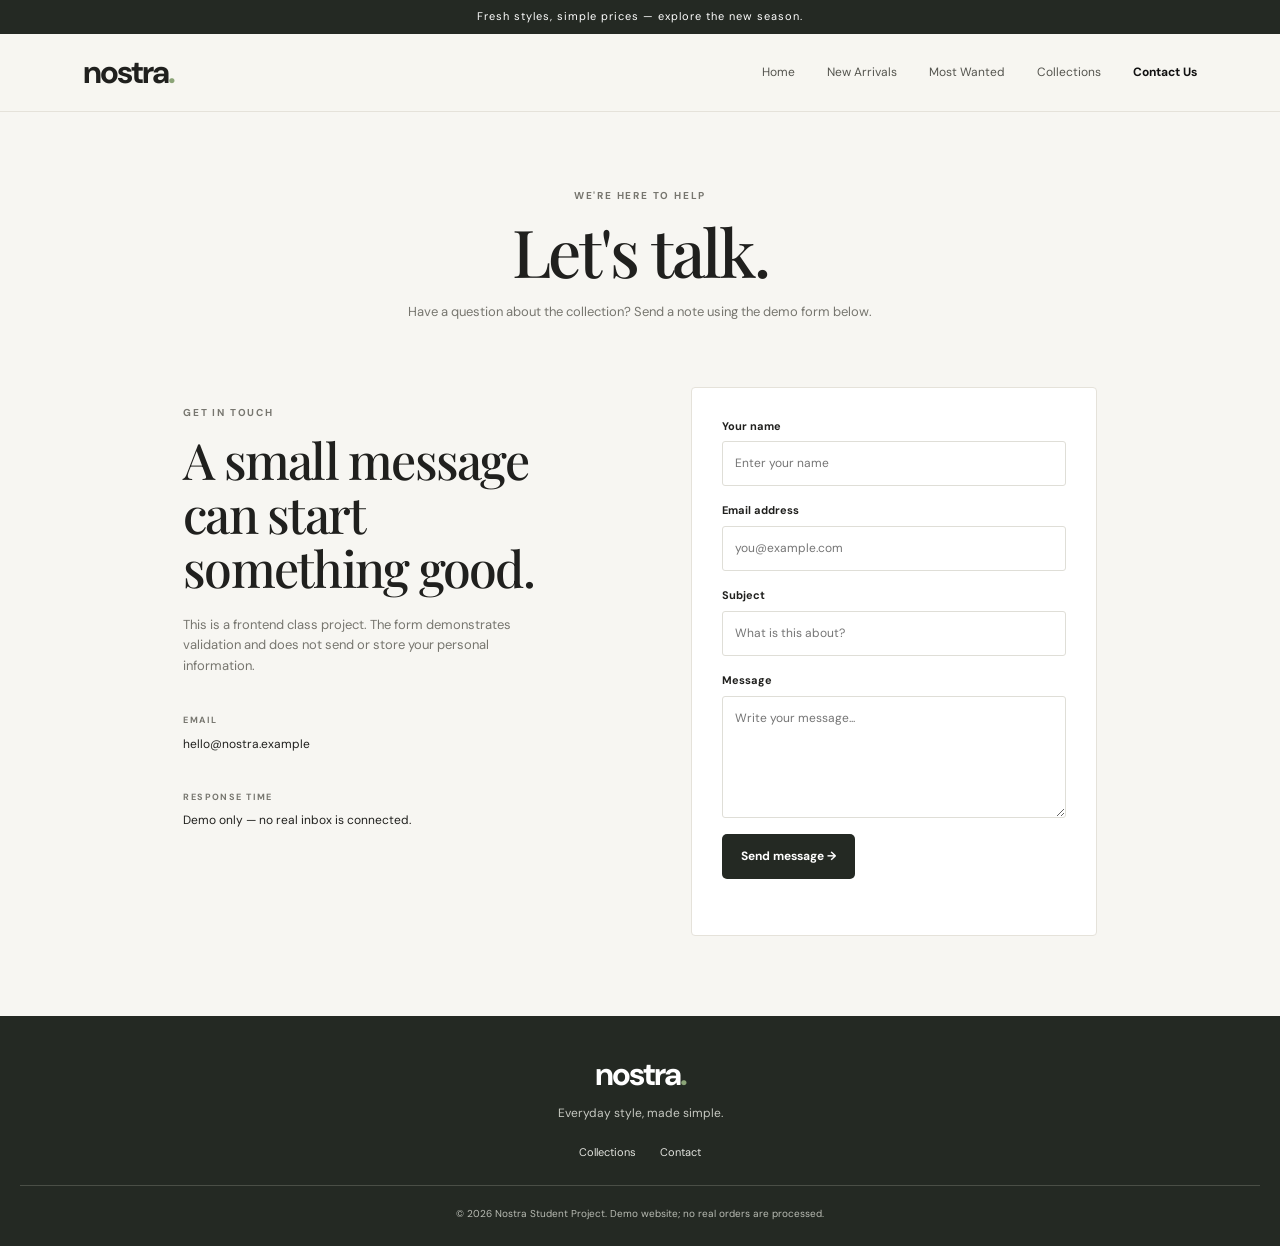
<file: contactus.html>
<!DOCTYPE html>
<html lang="en">
<head>
  <meta charset="UTF-8"><meta name="viewport" content="width=device-width, initial-scale=1.0">
  <meta name="description" content="Contact the Nostra student ecommerce demo.">
  <title>Nostra | Contact Us</title><link rel="stylesheet" href="style.css"><script src="script.js" defer></script>
</head>
<body>
  <div class="announcement">Fresh styles, simple prices — explore the new season.</div>
  <header class="site-header"><a class="brand" href="index.html">nostra<span>.</span></a><button class="menu-toggle" aria-label="Open navigation" aria-expanded="false">☰</button>
    <nav class="nav-links"><a href="index.html">Home</a><a href="new-arrivals.html">New Arrivals</a><a href="most-wanted.html">Most Wanted</a><a href="collections.html">Collections</a><a class="active" href="contactus.html">Contact Us</a></nav>
  </header>
  <main class="page-main">
    <section class="page-intro"><p class="eyebrow">WE'RE HERE TO HELP</p><h1>Let's talk.</h1><p>Have a question about the collection? Send a note using the demo form below.</p></section>
    <section class="contact-layout section-tight">
      <div class="contact-note"><p class="eyebrow">GET IN TOUCH</p><h2>A small message<br>can start something good.</h2><p>This is a frontend class project. The form demonstrates validation and does not send or store your personal information.</p><div class="contact-detail"><span>EMAIL</span><p>hello@nostra.example</p></div><div class="contact-detail"><span>RESPONSE TIME</span><p>Demo only — no real inbox is connected.</p></div></div>
      <form class="contact-form" id="contact-form" novalidate>
        <label for="contact-name">Your name</label><input id="contact-name" name="name" type="text" placeholder="Enter your name" required minlength="2"><small class="field-error" id="name-error"></small>
        <label for="contact-email">Email address</label><input id="contact-email" name="email" type="email" placeholder="you@example.com" required><small class="field-error" id="email-error"></small>
        <label for="contact-subject">Subject</label><input id="contact-subject" name="subject" type="text" placeholder="What is this about?" required>
        <label for="contact-message">Message</label><textarea id="contact-message" name="message" rows="5" placeholder="Write your message..." required minlength="10"></textarea><small class="field-error" id="message-error"></small>
        <button class="button button-dark" type="submit">Send message →</button>
        <p class="form-message" id="contact-feedback" aria-live="polite"></p>
      </form>
    </section>
  </main>
  <footer class="footer"><a class="brand brand-footer" href="index.html">nostra<span>.</span></a><p>Everyday style, made simple.</p><div class="footer-links"><a href="collections.html">Collections</a><a href="contactus.html">Contact</a></div><small>© <span class="current-year"></span> Nostra Student Project. Demo website; no real orders are processed.</small></footer>
</body></html>
</file>
<file: style.css>
@import url('https://fonts.googleapis.com/css2?family=DM+Sans:wght@400;500;600;700&family=Playfair+Display:wght@500;600;700&display=swap');

:root{--ink:#20201e;--muted:#77766f;--paper:#f7f6f2;--white:#fff;--line:#e5e2da;--accent:#c7d8b5;--dark:#242923;--radius:5px}
*{box-sizing:border-box}
html{scroll-behavior:smooth}
body{margin:0;background:var(--paper);color:var(--ink);font-family:'DM Sans',Arial,sans-serif;line-height:1.6}
a{color:inherit;text-decoration:none}
button,input,textarea,select{font:inherit}
button,a,select{-webkit-tap-highlight-color:transparent}
.announcement{background:var(--dark);color:#fff;text-align:center;padding:8px 14px;font-size:11px;letter-spacing:.09em}
.site-header{min-height:78px;padding:0 6.5%;display:flex;align-items:center;justify-content:space-between;gap:24px;background:rgba(247,246,242,.96);border-bottom:1px solid var(--line);position:relative;z-index:5}
.brand{font-size:32px;font-weight:700;letter-spacing:-2px;line-height:1}
.brand span{color:#8ba477}
.nav-links{display:flex;align-items:center;gap:clamp(14px,2.5vw,34px)}
.nav-links a{font-size:12px;color:#55554f;transition:color .2s}
.nav-links a:hover,.nav-links a.active{color:#111;font-weight:700}
.menu-toggle{display:none;border:0;background:none;font-size:25px;cursor:pointer}
.hero{min-height:520px;display:grid;grid-template-columns:1fr 1fr;position:relative;padding:55px 6.5%;align-items:center;gap:5%}
.hero-copy{padding:20px 0;max-width:480px}
.eyebrow{font-size:10px;letter-spacing:.18em;font-weight:700;color:var(--muted);margin:0 0 12px}
h1,h2{font-family:'Playfair Display',Georgia,serif;line-height:1.08;font-weight:500;letter-spacing:-.035em;margin:0}
.hero h1{font-size:clamp(48px,6vw,82px)}
.hero h1 span{font-style:italic;color:#778c67}
.hero-copy>p:not(.eyebrow){max-width:350px;color:#6c6c65;font-size:14px;margin:24px 0 28px}
.button{display:inline-flex;align-items:center;justify-content:center;gap:20px;border:0;border-radius:var(--radius);padding:13px 19px;font-size:12px;font-weight:700;cursor:pointer;transition:transform .2s,background .2s}
.button:hover{transform:translateY(-2px)}
.button-dark{background:var(--dark);color:white}
.button-dark:hover{background:#41483c}
.button-light{background:white;color:var(--ink)}
.hero-image{height:410px;max-height:48vw;background:#e7e3d9 url('https://images.unsplash.com/photo-1483985988355-763728e1935b?auto=format&fit=crop&w=1100&q=85') center 35%/cover no-repeat;border-radius:3px}
.hero-note{position:absolute;right:6.5%;bottom:28px;font-size:9px;letter-spacing:.16em;color:#777}
.section{padding:70px 6.5%}
.section-tight{padding-top:12px;padding-bottom:80px}
.section-heading{display:flex;align-items:end;justify-content:space-between;margin-bottom:28px;gap:20px}
.section-heading h2,.newsletter h2{font-size:clamp(30px,4vw,45px)}
.text-link{font-size:12px;font-weight:700;border-bottom:1px solid #a4a39a;padding-bottom:5px;white-space:nowrap}
.product-grid{display:grid;grid-template-columns:repeat(4,minmax(0,1fr));gap:20px}
.product-card{min-width:0;position:relative}
.product-image-wrap{position:relative;overflow:hidden;background:#e9e6df;aspect-ratio:3/4;border-radius:3px}
.product-image{width:100%;height:100%;object-fit:cover;display:block;transition:transform .45s}
.product-card:hover .product-image{transform:scale(1.045)}
.product-tag{position:absolute;top:12px;left:12px;background:#fff;padding:5px 8px;font-size:9px;font-weight:700;letter-spacing:.07em}
.product-info{display:flex;justify-content:space-between;align-items:start;gap:8px;padding-top:12px}
.product-name{font-size:12px;font-weight:600;margin:0}
.product-category{font-size:10px;color:var(--muted);margin:4px 0 0;text-transform:capitalize}
.product-price{font-size:12px;font-weight:700;white-space:nowrap}
.feature-band{background:#dfe6d7;padding:52px 8%;display:grid;grid-template-columns:1.2fr 1fr auto;gap:30px;align-items:center}
.feature-band h2{font-size:clamp(30px,4vw,48px)}
.feature-band>p{font-size:13px;color:#5d6257;max-width:350px}
.newsletter{text-align:center;padding:76px 20px;background:#efeee8}
.newsletter>p:not(.eyebrow){color:var(--muted);font-size:12px;max-width:480px;margin:14px auto 24px}
.newsletter-form{display:flex;max-width:460px;margin:0 auto;gap:8px}
.newsletter-form input{min-width:0;flex:1;padding:13px 14px;border:1px solid #d9d7cf;background:#fff;border-radius:var(--radius);font-size:12px}
.footer{background:var(--dark);color:#fff;text-align:center;padding:42px 20px 24px}
.brand-footer{display:inline-block;color:white}
.footer p{font-size:12px;color:#c6c8c1;margin:12px 0 20px}
.footer-links{display:flex;justify-content:center;gap:24px;margin-bottom:24px}
.footer-links a{font-size:11px;color:#e3e4df}
.footer small{display:block;border-top:1px solid #4a4e46;padding-top:20px;color:#b9bcb4;font-size:10px}
.page-main{min-height:65vh}
.page-intro{text-align:center;padding:76px 20px 52px}
.page-intro h1{font-size:clamp(42px,6vw,66px)}
.page-intro>p:last-child{color:var(--muted);font-size:13px;margin:15px auto 0}
.toolbar{display:flex;justify-content:space-between;align-items:center;margin:0 0 18px;color:var(--muted);font-size:11px}
.toolbar p{margin:0}
.sort-control{display:flex;align-items:center;gap:9px;font-size:11px;color:var(--muted)}
.sort-control select{border:1px solid var(--line);background:#fff;border-radius:3px;padding:8px 10px;color:var(--ink);font-size:11px}
.collection-tools{display:flex;gap:12px;align-items:center;flex-wrap:wrap;margin-bottom:20px}
.search-box{display:flex;align-items:center;gap:9px;flex:1;min-width:180px;background:white;border:1px solid var(--line);padding:0 12px;border-radius:3px}
.search-box span{font-size:22px;color:#777}
.search-box input{width:100%;border:0;outline:0;padding:11px 0;background:transparent;font-size:12px}
.empty-state{text-align:center;padding:50px 10px;color:var(--muted);font-size:13px}
.contact-layout{display:grid;grid-template-columns:1fr 1fr;gap:clamp(35px,8vw,110px);max-width:1080px;margin:0 auto;padding-left:6.5%;padding-right:6.5%}
.contact-note{padding:18px 0}
.contact-note h2{font-size:clamp(34px,4vw,50px);margin-bottom:20px}
.contact-note>p:not(.eyebrow){font-size:13px;color:var(--muted);max-width:370px}
.contact-detail{margin-top:28px}
.contact-detail span{font-size:9px;letter-spacing:.16em;color:var(--muted);font-weight:700}
.contact-detail p{font-size:12px;margin:4px 0}
.contact-form{background:#fff;padding:30px;border:1px solid var(--line);border-radius:4px;display:flex;flex-direction:column;align-items:stretch}
.contact-form label{font-size:11px;font-weight:700;margin:0 0 6px}
.contact-form input,.contact-form textarea{border:1px solid #dfded7;border-radius:3px;padding:12px;margin-bottom:16px;outline:none;font-size:12px;resize:vertical}
.contact-form input:focus,.contact-form textarea:focus{border-color:#829571}
.contact-form .button{align-self:flex-start}
.field-error{color:#b43a32;font-size:10px;margin:-12px 0 12px}
.form-message{font-size:12px;color:#49663d;min-height:16px;margin:10px 0 0}
.sr-only{position:absolute;width:1px;height:1px;padding:0;margin:-1px;overflow:hidden;clip:rect(0,0,0,0);white-space:nowrap;border:0}
@media(max-width:900px){.site-header{padding:0 5%;min-height:70px}.nav-links{gap:15px}.nav-links a{font-size:11px}.hero{padding-left:5%;padding-right:5%;min-height:460px}.hero-image{height:360px}.section{padding-left:5%;padding-right:5%}.product-grid{grid-template-columns:repeat(2,minmax(0,1fr));gap:26px 16px}.feature-band{grid-template-columns:1fr 1fr}.feature-band .button{grid-column:1/-1;justify-self:start}.contact-layout{padding-left:5%;padding-right:5%}}
@media(max-width:650px){.announcement{font-size:9px}.site-header{min-height:66px}.brand{font-size:29px}.menu-toggle{display:block}.nav-links{display:none;position:absolute;top:100%;left:0;right:0;background:var(--paper);padding:18px 5% 24px;border-bottom:1px solid var(--line);flex-direction:column;align-items:flex-start;gap:17px}.nav-links.open{display:flex}.nav-links a{font-size:13px}.hero{grid-template-columns:1fr;padding-top:45px;padding-bottom:50px;gap:28px}.hero h1{font-size:58px}.hero-image{height:340px;max-height:none;grid-row:1}.hero-copy{grid-row:2}.hero-note{bottom:16px;right:5%}.section{padding-top:48px;padding-bottom:50px}.section-tight{padding-top:5px;padding-bottom:55px}.section-heading{align-items:end}.section-heading h2{font-size:34px}.product-grid{gap:24px 12px}.product-name,.product-price{font-size:11px}.feature-band{grid-template-columns:1fr;gap:14px;padding:38px 7%}.feature-band .button{grid-column:auto;margin-top:5px}.newsletter{padding:54px 18px}.newsletter-form{flex-direction:column}.page-intro{padding:55px 18px 38px}.collection-tools{align-items:stretch}.collection-tools .sort-control{flex:1;justify-content:space-between}.collection-tools .sort-control select{max-width:58%}.toolbar{margin-top:8px}.contact-layout{grid-template-columns:1fr;gap:24px;padding-left:5%;padding-right:5%}.contact-form{padding:22px}.contact-note h2{font-size:40px}}
</file>
